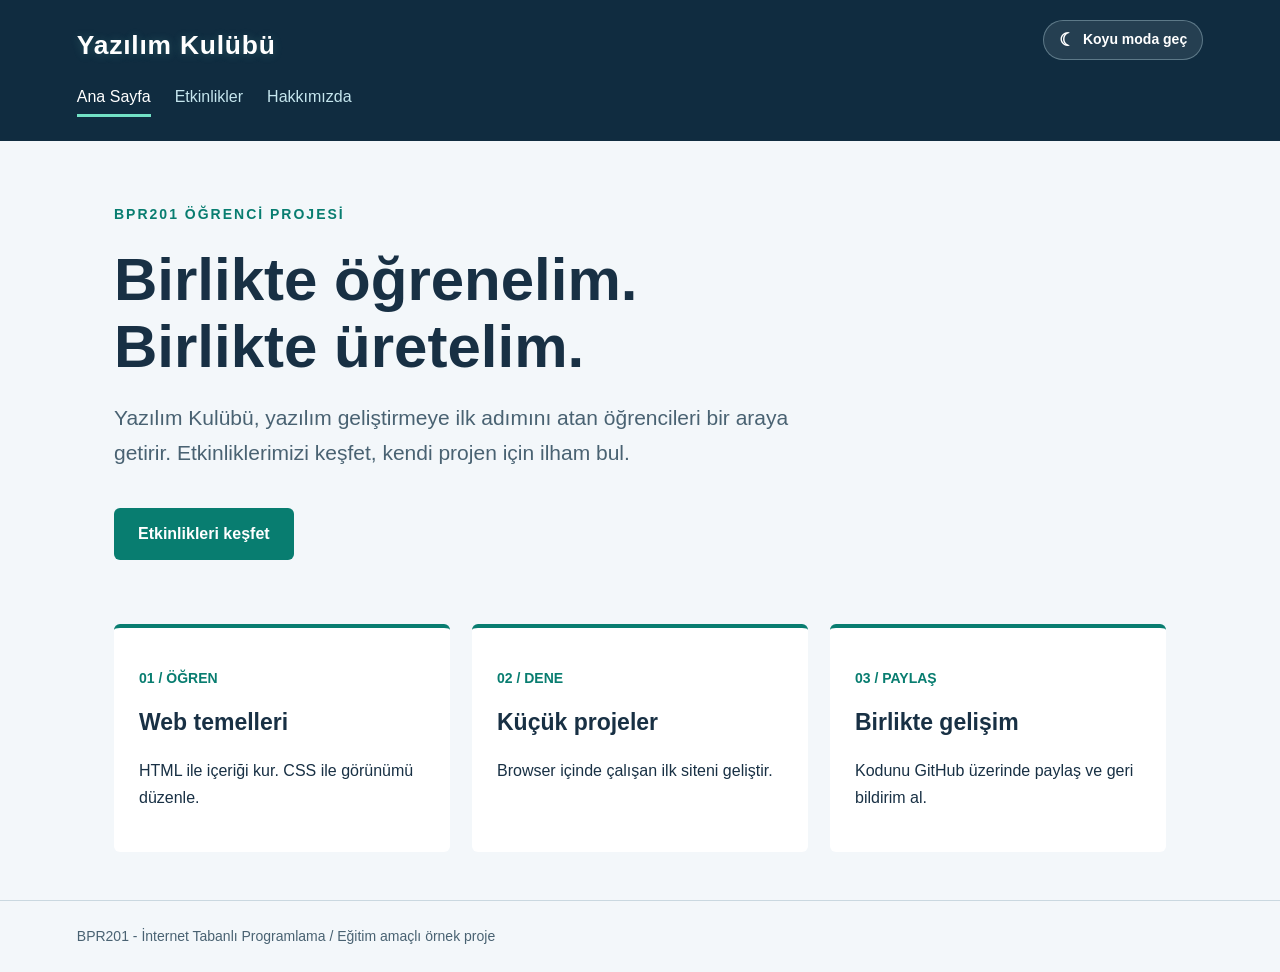
<file: index.html>
<!doctype html>
<html lang="tr">
<head>
  <meta charset="UTF-8">
  <meta name="viewport" content="width=device-width, initial-scale=1.0">
  <title>Ana Sayfa | Özgür AK</title>
  <link rel="stylesheet" href="style.css">
  <script src="tema.js" defer></script>
</head>
<body>
<header><div class="brand">Yazılım Kulübü</div><nav aria-label="Ana menü"><a href="index.html" aria-current="page">Ana Sayfa</a>
<button id="theme-toggle" type="button" aria-pressed="false">Koyu moda geç</button>
<a href="etkinlikler.html">Etkinlikler</a>
<a href="hakkimizda.html">Hakkımızda</a></nav></header>
<main><p class="eyebrow">BPR201 ÖĞRENCİ PROJESİ</p>
<h1>Birlikte öğrenelim.<br>Birlikte üretelim.</h1>

<p class="intro">Yazılım Kulübü, yazılım geliştirmeye ilk adımını atan öğrencileri bir araya getirir. Etkinliklerimizi keşfet, kendi projen için ilham bul.</p>
<a class="button" href="etkinlikler.html">Etkinlikleri keşfet</a>
<section class="grid" aria-label="Kulüp çalışma alanları">
<article><p class="meta">01 / ÖĞREN</p><h2>Web temelleri</h2><p>HTML ile içeriği kur. CSS ile görünümü düzenle.</p></article>
<article><p class="meta">02 / DENE</p><h2>Küçük projeler</h2><p>Browser içinde çalışan ilk siteni geliştir.</p></article>
<article><p class="meta">03 / PAYLAŞ</p><h2>Birlikte gelişim</h2><p>Kodunu GitHub üzerinde paylaş ve geri bildirim al.</p></article>
</section></main>
<footer>BPR201 - İnternet Tabanlı Programlama / Eğitim amaçlı örnek proje</footer>
</body>
</html>
</file>
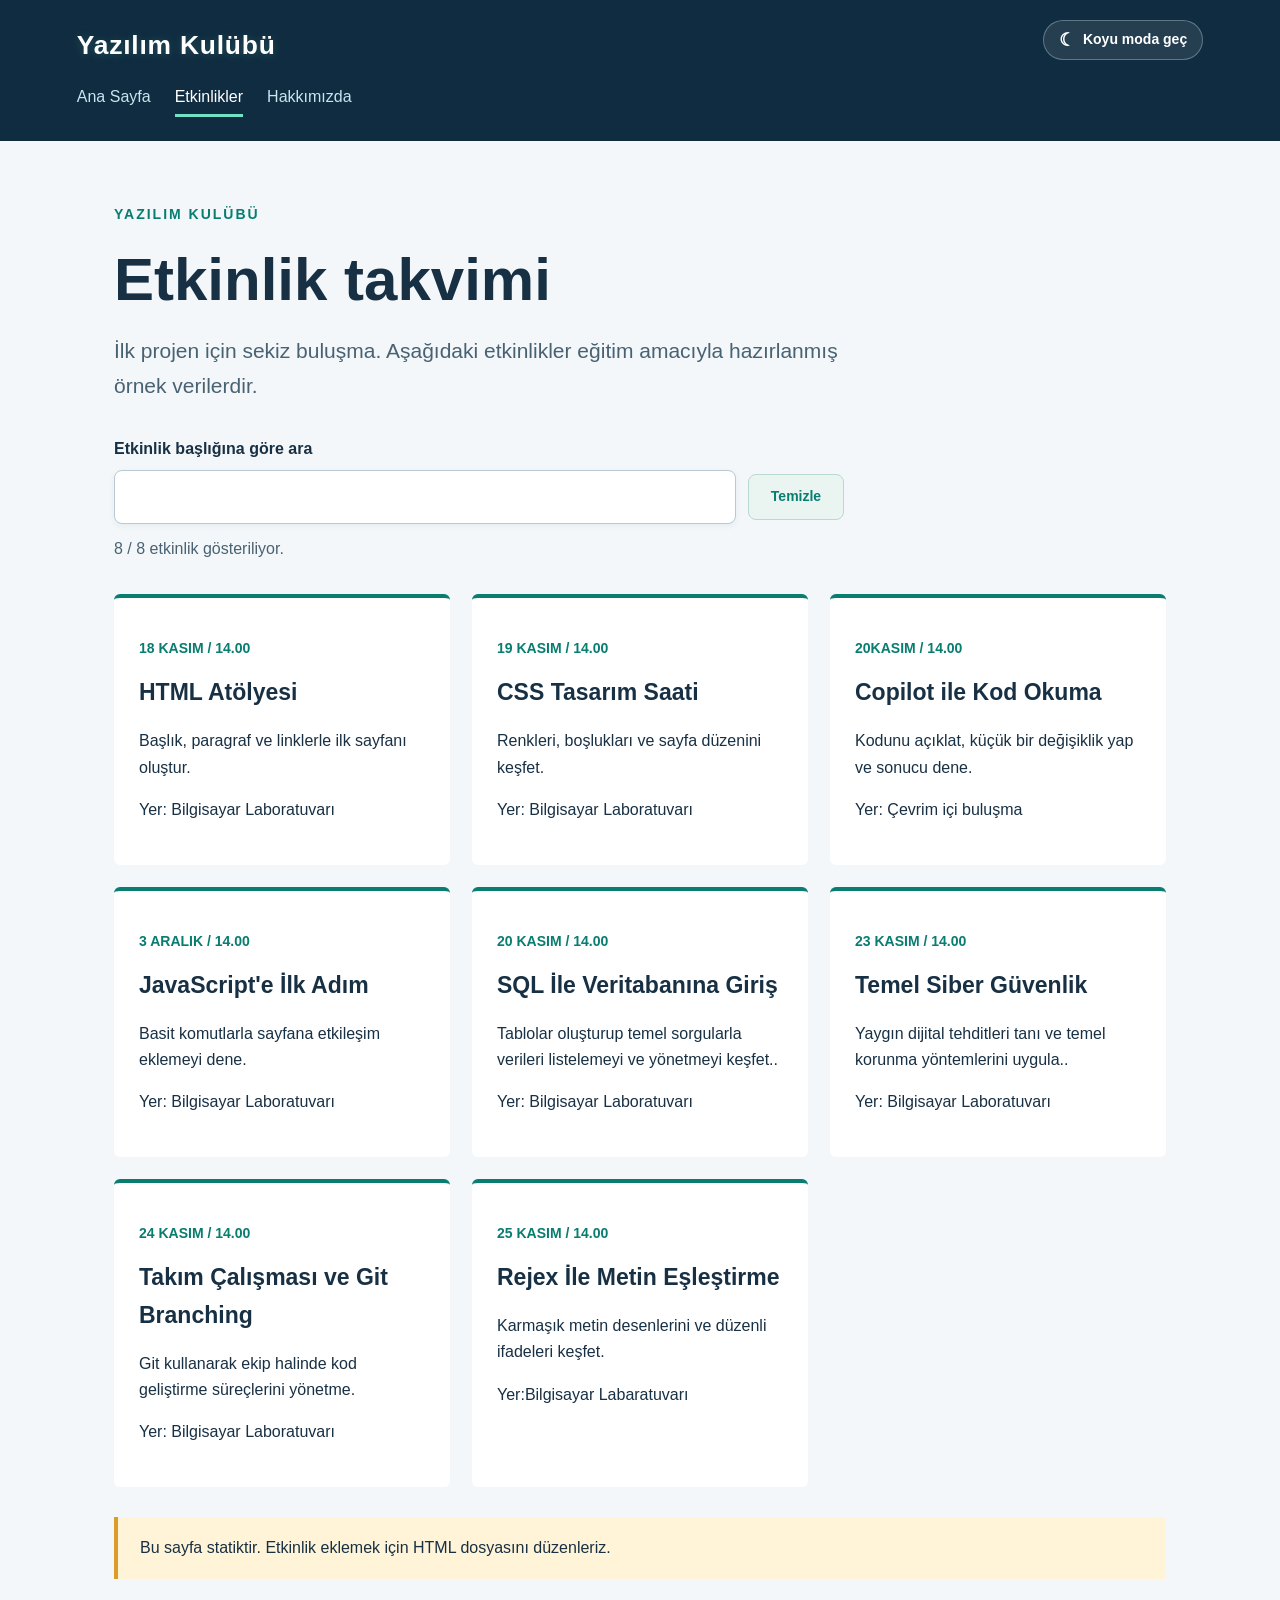
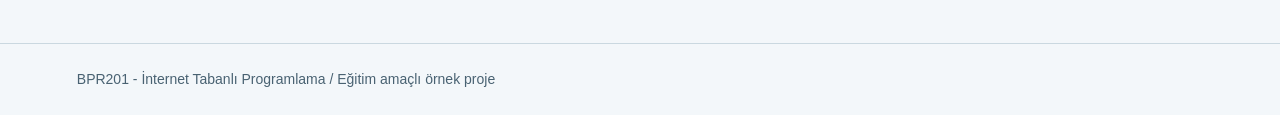
<file: etkinlikler.html>
<!doctype html>
<html lang="tr">
<head>
  <meta charset="UTF-8">
  <meta name="viewport" content="width=device-width, initial-scale=1.0">
  <title>Etkinlikler | Yazılım Kulübü</title>
  <link rel="stylesheet" href="style.css">
  <script src="script.js" defer></script>
  <script src="tema.js" defer></script>
</head>
<body>
<header><div class="brand">Yazılım Kulübü</div><nav aria-label="Ana menü"><a href="index.html">Ana Sayfa</a>
<button id="theme-toggle" type="button" aria-pressed="false">Koyu moda geç</button>
<a href="etkinlikler.html" aria-current="page">Etkinlikler</a>
<a href="hakkimizda.html">Hakkımızda</a></nav></header>
<main><p class="eyebrow">YAZILIM KULÜBÜ</p><h1>Etkinlik takvimi</h1>
<p class="intro">
  İlk projen için sekiz buluşma.
  Aşağıdaki etkinlikler eğitim amacıyla hazırlanmış örnek verilerdir.
</p>
<div class="event-search">
  <label for="event-search-input">Etkinlik başlığına göre ara</label>
  <div class="event-search-controls">
    <input id="event-search-input" type="search" autocomplete="off">
    <button id="event-search-clear" type="button">Temizle</button>
  </div>
</div>
<p id="event-search-count" class="event-search-count" aria-live="polite"></p>
<p id="event-search-empty" class="event-search-empty" hidden>Aramanızla eşleşen etkinlik bulunamadı.</p>
<section class="grid" aria-label="Örnek etkinlikler">
<article><p class="meta">18 KASIM / 14.00</p><h2>HTML Atölyesi</h2><p>Başlık, paragraf ve linklerle ilk sayfanı oluştur.</p><p>Yer: Bilgisayar Laboratuvarı</p></article>
<article><p class="meta">19 KASIM / 14.00</p><h2>CSS Tasarım Saati</h2><p>Renkleri, boşlukları ve sayfa düzenini keşfet.</p><p>Yer: Bilgisayar Laboratuvarı</p></article>
<article><p class="meta">20KASIM / 14.00</p><h2>Copilot ile Kod Okuma</h2><p>Kodunu açıklat, küçük bir değişiklik yap ve sonucu dene.</p><p>Yer: Çevrim içi buluşma</p></article>
<article><p class="meta">3 ARALIK / 14.00</p><h2>JavaScript'e İlk Adım</h2><p>Basit komutlarla sayfana etkileşim eklemeyi dene.</p><p>Yer: Bilgisayar Laboratuvarı</p></article>
<article><p class="meta">20 KASIM / 14.00</p><h2>SQL İle Veritabanına Giriş</h2><p>Tablolar oluşturup temel sorgularla verileri listelemeyi ve yönetmeyi keşfet..</p><p>Yer: Bilgisayar Laboratuvarı</p></article>
<article><p class="meta">23 KASIM / 14.00</p><h2>Temel Siber Güvenlik</h2><p>Yaygın dijital tehditleri tanı ve temel korunma yöntemlerini uygula..</p><p>Yer: Bilgisayar Laboratuvarı</p></article>
<article><p class="meta">24 KASIM / 14.00</p><h2>Takım Çalışması ve Git Branching</h2><p>Git kullanarak ekip halinde kod geliştirme süreçlerini yönetme.</p><p>Yer: Bilgisayar Laboratuvarı</p></article>
<article><p class="meta">25 KASIM / 14.00</p><h2>Rejex İle Metin Eşleştirme</h2><p>Karmaşık metin desenlerini ve düzenli ifadeleri keşfet.</p><p>Yer:Bilgisayar Labaratuvarı</p></article>
</section><p class="note">Bu sayfa statiktir. Etkinlik eklemek için HTML dosyasını düzenleriz.</p></main>
<footer>BPR201 - İnternet Tabanlı Programlama / Eğitim amaçlı örnek proje</footer>
</body>
</html>
</file>
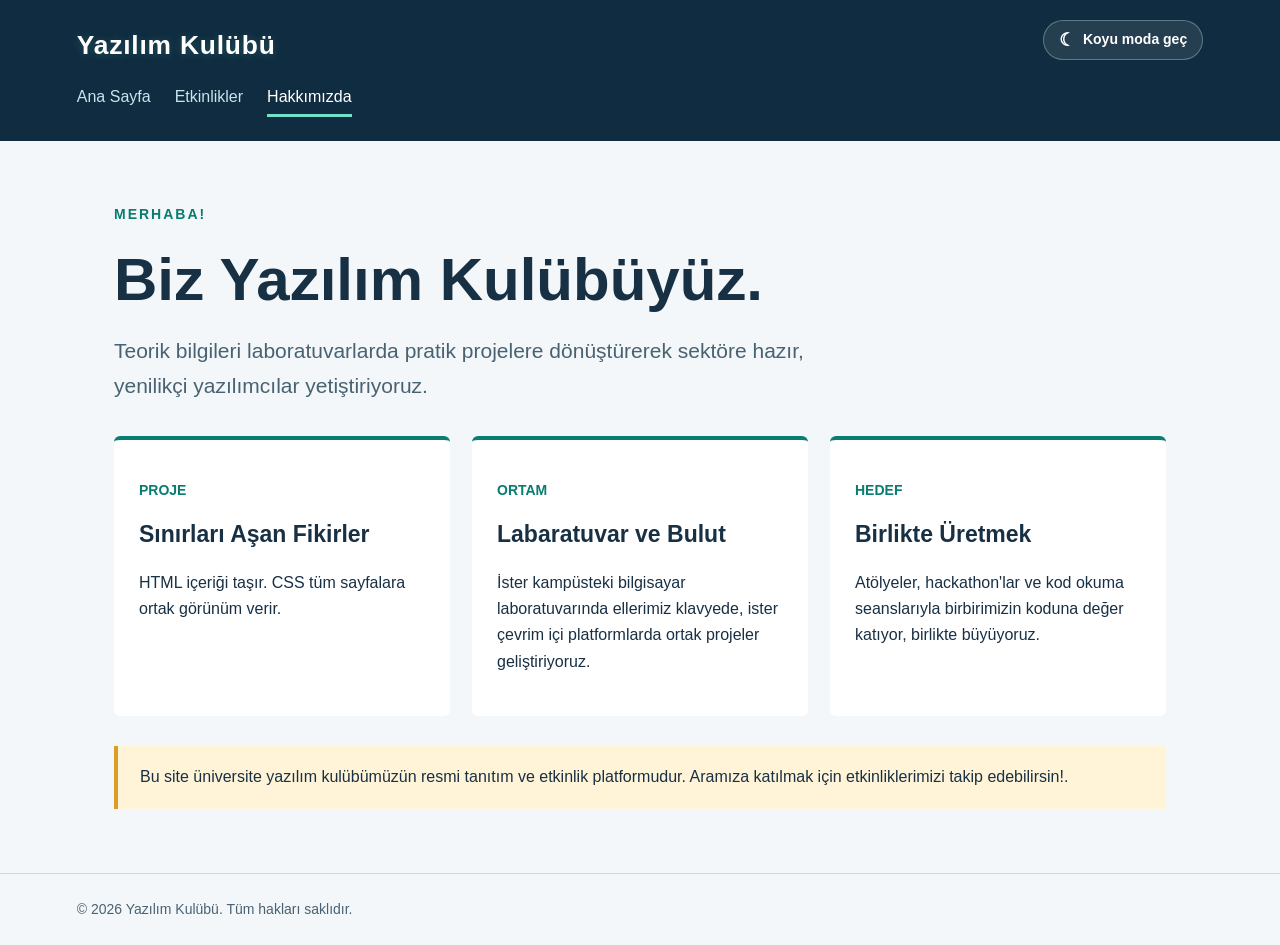
<file: hakkimizda.html>
<!doctype html>
<html lang="tr">
<head>
  <meta charset="UTF-8">
  <meta name="viewport" content="width=device-width, initial-scale=1.0">
  <title>Hakkımızda | Yazılım Kulübü</title>
  <link rel="stylesheet" href="style.css">
  <script src="tema.js" defer></script>
</head>
<body>
<header><div class="brand">Yazılım Kulübü</div><nav aria-label="Ana menü"><a href="index.html">Ana Sayfa</a>
<button id="theme-toggle" type="button" aria-pressed="false">Koyu moda geç</button>
<a href="etkinlikler.html">Etkinlikler</a>
<a href="hakkimizda.html" aria-current="page">Hakkımızda</a></nav></header>
<main><p class="eyebrow">MERHABA!</p><h1>Biz Yazılım Kulübüyüz.</h1>
<p class="intro">Teorik bilgileri laboratuvarlarda pratik projelere dönüştürerek sektöre hazır, yenilikçi yazılımcılar yetiştiriyoruz.</p>
<section class="grid" aria-label="Proje bilgileri">
<article><p class="meta">PROJE</p><h2>Sınırları Aşan Fikirler</h2><p>HTML içeriği taşır. CSS tüm sayfalara ortak görünüm verir.</p></article>
<article><p class="meta">ORTAM</p><h2>Labaratuvar ve Bulut</h2><p>İster kampüsteki bilgisayar laboratuvarında ellerimiz klavyede, ister çevrim içi platformlarda ortak projeler geliştiriyoruz.</p></article>
<article><p class="meta">HEDEF</p><h2>Birlikte Üretmek</h2><p>Atölyeler, hackathon'lar ve kod okuma seanslarıyla birbirimizin koduna değer katıyor, birlikte büyüyoruz.</p></article>
</section><p class="note">Bu site üniversite yazılım kulübümüzün resmi tanıtım ve etkinlik platformudur. Aramıza katılmak için etkinliklerimizi takip edebilirsin!.</p></main>
<footer>© 2026 Yazılım Kulübü. Tüm hakları saklıdır.</footer>
</body>
</html>
</file>
<file: style.css>
/* Ortak görünüm: Üç HTML dosyası bu dosyayı kullanır. */
* { box-sizing: border-box; }
body { min-height: 100vh; margin: 0; font-family: Arial, sans-serif; color: #183044; background: #f3f7fa; line-height: 1.65; transition: background-color 200ms ease, color 200ms ease; }
header { position: relative; background: #102c40; color: white; padding: 24px max(6vw, 20px); }
.brand {
  font-size: clamp(1.2rem, 2.4vw, 1.65rem);
  font-weight: 700;
  letter-spacing: 0.03em;
  color: #fff;
  text-shadow: 0 1px 10px rgb(114 225 197 / 22%);
}
nav { display: flex; flex-wrap: wrap; gap: 24px; margin-top: 12px; }
nav a { position: relative; display: inline-block; color: #c5e6ee; text-decoration: none; padding: 4px 0; transition: color 180ms ease, transform 180ms ease; }
nav a::after { position: absolute; right: 0; bottom: 0; left: 0; height: 2px; background: #72e1c5; content: ""; transform: scaleX(0); transform-origin: left; transition: transform 180ms ease; }
nav a[aria-current="page"] { color: white; border-bottom: 3px solid #72e1c5; }
nav a:hover { color: #72e1c5; transform: translateY(-2px); }
nav a:hover::after { transform: scaleX(1); }
a { color: #086767; }
a:focus-visible { outline: 3px solid #e1a82b; outline-offset: 5px; }
main { max-width: 1100px; margin: 0 auto; padding: 48px 24px; min-height: 65vh; }
.eyebrow { color: #087d70; font-weight: bold; letter-spacing: 2px; font-size: 14px; }
h1 { font-size: clamp(34px, 5vw, 60px); line-height: 1.12; max-width: 850px; margin: 20px 0; }
.intro { font-size: 21px; max-width: 730px; color: #496272; }
.button { display: inline-block; margin: 16px 0 32px; padding: 13px 24px; background: #087d70; color: white; border-radius: 6px; text-decoration: none; font-weight: bold; }
.event-search { max-width: 730px; margin-top: 32px; }
.event-search label { display: block; margin-bottom: 8px; font-weight: bold; }
.event-search-controls { display: flex; align-items: center; gap: 12px; }
.event-search-controls input { flex: 1; min-width: 0; min-height: 52px; padding: 11px 16px; border: 1px solid #9aadb8; border-radius: 6px; background: white; font: inherit; }
.event-search-controls button { min-height: 40px; padding: 0 16px; border: 1px solid #b8d8d2; border-radius: 999px; background-color: white; color: #087d70; font: inherit; font-size: 14px; font-weight: bold; cursor: pointer; }
.event-search-controls button:hover { border-color: #087d70; background-color: #087d70; color: white; }
.event-search-controls button:active { transform: translateY(1px); }
.event-search-controls input:focus-visible, .event-search-controls button:focus-visible { outline: 3px solid #e1a82b; outline-offset: 3px; }
#event-search-input { min-height: 54px; padding: 12px 16px; border-color: #b8c9d1; border-radius: 8px; box-shadow: 0 2px 6px rgb(24 48 68 / 6%); }
#event-search-clear { min-width: 96px; min-height: 46px; padding: 0 14px; border-radius: 8px; background-color: #eaf5f2; }
.event-search-count { margin: 12px 0 0; color: #496272; }
.event-search-empty { margin: 12px 0 0; padding: 14px 18px; border-left: 4px solid #db9d27; background: #fff4d8; }
.grid { display: grid; grid-template-columns: repeat(3, 1fr); gap: 22px; margin-top: 32px; }
article { background: white; border-top: 4px solid #087d70; padding: 25px; border-radius: 6px; }
section[aria-label="Örnek etkinlikler"] article { transition: transform 180ms ease, box-shadow 180ms ease, border-color 180ms ease; }
section[aria-label="Örnek etkinlikler"] article:hover { transform: translateY(-5px); box-shadow: 0 10px 24px rgb(24 48 68 / 14%); border-top-color: #10a98c; }
article h2 { margin: 10px 0; font-size: 23px; }
.meta { font-size: 14px; color: #087d70; font-weight: bold; }
.note { padding: 18px 22px; border-left: 4px solid #db9d27; background: #fff4d8; margin-top: 30px; }
footer { border-top: 1px solid #cad8e0; padding: 24px 6vw; color: #496272; font-size: 14px; }
@media (max-width: 700px) { .grid { grid-template-columns: 1fr; } main { padding-top: 28px; } }
body.dark {
  color-scheme: dark;
  color: #e7edf2;
  background-color: #111a22;
}
body.dark header { background: #0b141b; }
body.dark .intro,
body.dark .event-search-count,
body.dark footer { color: #b8c6d1; }
body.dark .eyebrow,
body.dark .meta,
body.dark main a { color: #77dfc3; }
body.dark main a.button { color: white; }
body.dark article {
  background: #1b2933;
  border-top-color: #77dfc3;
}
body.dark .event-search-controls input {
  background: #1b2933;
  border-color: #52636e;
  color: #e7edf2;
}
body.dark .event-search-controls button {
  background-color: #1b2933;
  border-color: #77dfc3;
  color: #77dfc3;
}
body.dark .event-search-controls button:hover {
  background-color: #087d70;
  border-color: #087d70;
  color: white;
}
body.dark .event-search-empty,
body.dark .note {
  background: #302b20;
  color: #f3e5bd;
}
#theme-toggle {
  position: absolute;
  top: 20px;
  right: max(6vw, 20px);
  display: inline-flex;
  align-items: center;
  gap: 8px;
  min-height: 40px;
  padding: 0 15px;
  border: 1px solid rgb(197 230 238 / 35%);
  border-radius: 999px;
  background: rgb(255 255 255 / 9%);
  color: white;
  font: inherit;
  font-size: 14px;
  font-weight: 700;
  cursor: pointer;
}
#theme-toggle::before {
  content: "☾";
  font-size: 18px;
  line-height: 1;
}
#theme-toggle:hover {
  border-color: #72e1c5;
  background-color: rgb(255 255 255 / 16%);
}
body.dark #theme-toggle::before { content: "☀"; }
#theme-toggle:focus-visible {
  outline: 3px solid #e1a82b;
  outline-offset: 3px;
}
@media (max-width: 420px) {
  .brand { font-size: clamp(1.15rem, 5vw, 1.25rem); }
  #theme-toggle {
    min-height: 36px;
    padding: 0 10px;
    gap: 6px;
    font-size: 12px;
  }
  #event-search-clear { min-width: 84px; padding: 0 10px; }
}

button,
.button {
  background-image: linear-gradient(135deg, #087d70, #10a98c);
  background-position: left center;
  background-repeat: no-repeat;
  background-size: 0% 100%;
}
.button,
.event-search-controls button,
#theme-toggle {
  transition: background-size 180ms ease, background-color 180ms ease, border-color 160ms ease, color 160ms ease, transform 180ms ease, box-shadow 180ms ease;
}
.button:hover,
.event-search-controls button:hover,
#theme-toggle:hover {
  background-size: 100% 100%;
  box-shadow: 0 5px 14px rgb(8 125 112 / 20%);
  transform: scale(1.03);
}
#theme-toggle:active {
  transform: scale(0.97);
}
@media (prefers-reduced-motion: reduce) {
  nav a,
  nav a::after {
    transition: none;
  }
  nav a:hover {
    transform: none;
  }
  .button,
  .event-search-controls button,
  #theme-toggle {
    transition: none;
  }
  section[aria-label="Örnek etkinlikler"] article {
    transition: none;
  }
  .button:hover,
  .event-search-controls button:hover,
  #theme-toggle:hover {
    transform: none;
  }
  section[aria-label="Örnek etkinlikler"] article:hover {
    transform: none;
  }
}
</file>
